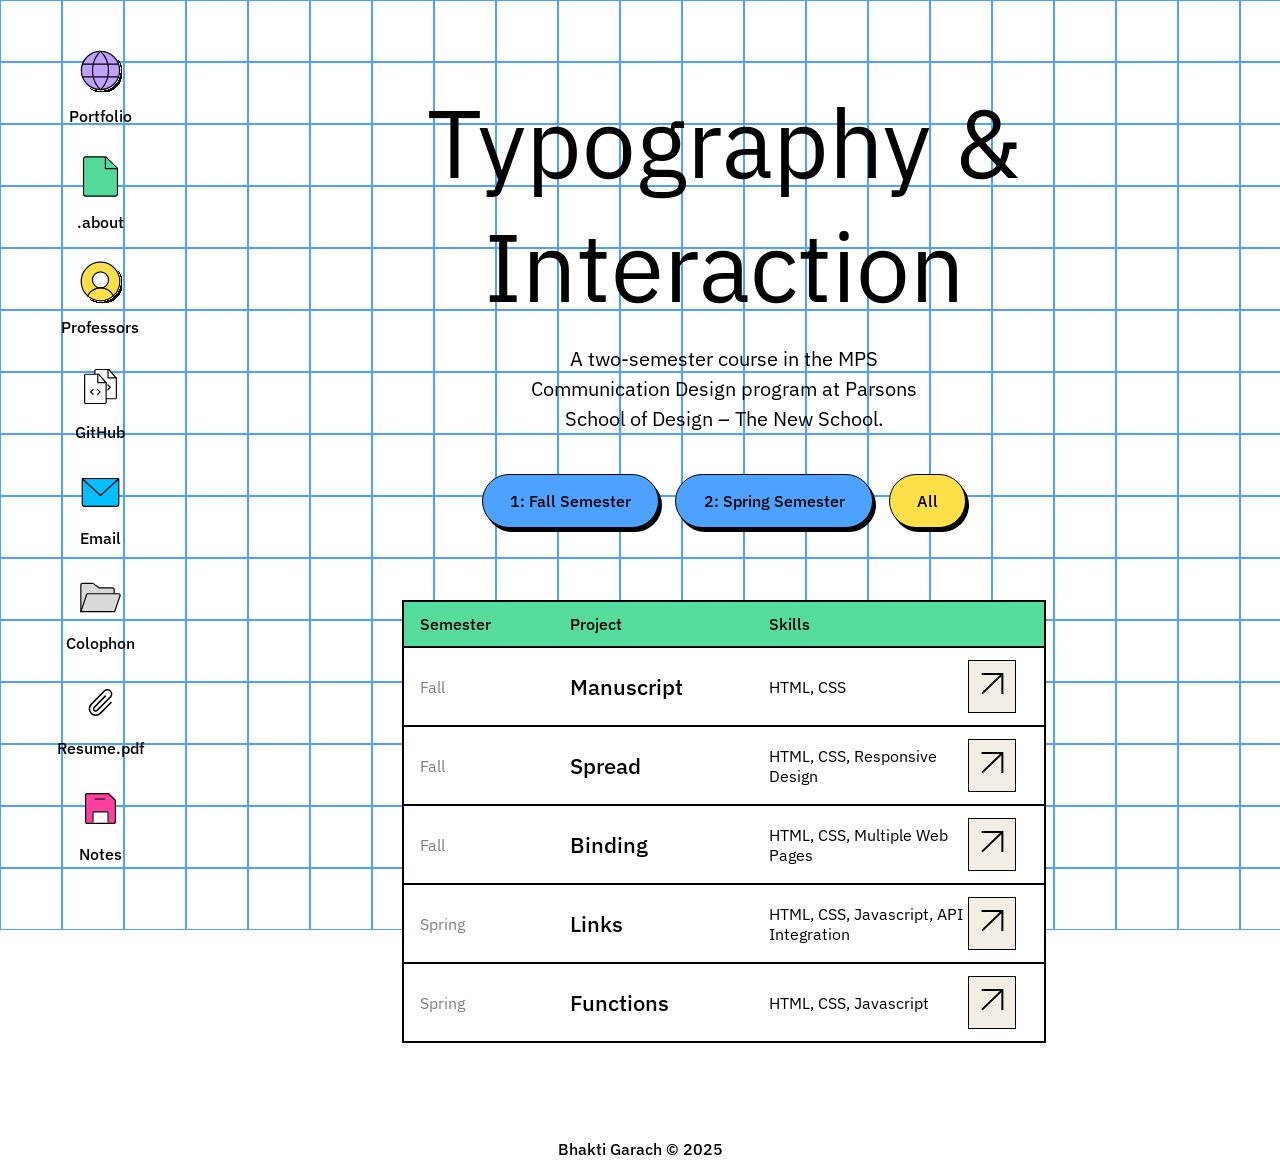
<file: index.html>
<!DOCTYPE html>
<html lang="en">
<head>
  <meta charset="UTF-8" />
  <meta name="viewport" content="width=device-width, initial-scale=1.0"/>
  <title>Bhakti Garach | Typography & Interaction</title>
  <link href="assets/reset.css" rel="stylesheet">
  <link href="assets/style1.css" rel="stylesheet">
  <script defer src="assets/script.js"></script>
</head>
<body>
    <div id="grid-background"></div>
    <div class="layout-grid">
        <header>
            <a href="https://bhaktigarach.com/" target="_blank" class="header-link">
            <img src="assets/Portfolio.svg" alt="Portfolio Icon" width="24" height="24">
            <span>Portfolio</span>
            </a>
        
            <div class="header-link" data-modal="aboutModal">
            <img src="assets/About.svg" alt="About Icon" width="24" height="24">
            <span>.about</span>
            </div>
        
            <div class="header-link" data-modal="professorModal">
            <img src="assets/Professor.svg" alt="Professor Icon" width="24" height="24">
            <span>Professors</span>
            </div>
        
            <a href="https://github.com/Bhakti-Garach?tab=repositories" target="_blank" class="header-link">
            <img src="assets/Github.svg" alt="GitHub Icon" width="24" height="24">
            <span>GitHub</span>
            </a>
        
            <a href="mailto:bhaktigarach93@email.com" class="header-link">
            <img src="assets/Email.svg" alt="Email Icon" width="24" height="24">
            <span>Email</span>
            </a>
        
            <div class="header-link" data-modal="colophonModal">
            <img src="assets/Colophon.svg" alt="Colophon Icon" width="24" height="24">
            <span>Colophon</span>
            </div>
        
            <a href="https://drive.google.com/your-resume.pdf" target="_blank" class="header-link">
            <img src="assets/Resume.svg" alt="Resume Icon" width="24" height="24">
            <span>Resume.pdf</span>
            </a>
            
            <div class="header-link" data-modal="notesModal">
            <img src="assets/Notes.svg" alt="Notes Icon" width="24" height="24">
            <span>Notes</span>
            </div>
        </header>

        <!-- Modals -->
        <!-- ABOUT MODAL -->
        <div id="aboutModal" class="modal">
            <div class="modal-content">
            <div class="modal-header">
                <span class="modal-title">ABOUT</span>
                <span class="modal-close">×</span>
            </div>
            <div class="about-content">
                <p>
                Typography & Interaction, part of my MPS Communication Design program at Parsons, was designed to bridge visual design with technical execution. The class framework pushed us to think beyond layouts and type treatments, and to bring our ideas to life directly in the browser.
                </p>
            </div>
            </div>
        </div>
  

        <!-- PROFESSOR MODAL -->
        <div id="professorModal" class="modal">
            <div class="modal-content">
            <div class="modal-header">
                <span class="modal-title">PROFESSORS</span>
                <span class="modal-close">×</span>
            </div>
            <div class="professor-grid">
                <div class="professor-card">
                <img src="assets/Michael Fehrenbach.jpg" alt="Michael Fehrenbach" />
                <a href="https://www.linkedin.com/in/mfehrenbach/" target="_blank">Michael Fehrenbach</a>
                </div>
                <div class="professor-card">
                <img src="assets/Rijk van Zanten.jpg" alt="Rijk van Zanten" />
                <a href="https://www.linkedin.com/in/rijkvanzanten/" target="_blank">Rijk van Zanten</a>
                </div>
                <div class="professor-card">
                <img src="assets/Eric Li.jpg" alt="Eric Li" />
                <a href="https://www.linkedin.com/in/ericyoungli/" target="_blank">Eric Li</a>
                </div>
            </div>
            </div>
        </div>

        <!-- COLOPHON -->
        <div id="colophonModal" class="modal">
            <div class="modal-content">
                <div class="modal-header">
                    <span class="modal-title">COLOPHON</span>
                    <span class="modal-close">×</span>
                </div>
              <div class="colophon-modal">
                <div class="colophon-font">
                  <div class="font-preview">
                    <span class="font-sample">Aa</span>
                    <span class="font-name">IBM Plex Sans</span>
                  </div>
                  <div class="font-description">
                    <h2>Clean, modern aesthetic and high legibility</h2>
                    <p>
                      IBM Plex Sans balances geometric structure with humanist warmth. It complements the digital nature of this project while maintaining clarity across sizes and layouts. Its versatility made it an ideal choice for both interface elements and longer text.
                    </p>
                  </div>
                </div>
          
                <hr class="colophon-divider" />
          
                <div class="colophon-colors">
                  <div class="color-swatch" style="--swatch-color: #4DA2FF;"><span>#4DA2FF</span></div>
                  <div class="color-swatch" style="--swatch-color: #03BFFF;"><span>#03BFFF</span></div>
                  <div class="color-swatch" style="--swatch-color: #BFA1FF;"><span>#BFA1FF</span></div>
                  <div class="color-swatch" style="--swatch-color: #FF3F9F;"><span>#FF3F9F</span></div>
                  <div class="color-swatch" style="--swatch-color: #54D99A;"><span>#54D99A</span></div>
                  <div class="color-swatch" style="--swatch-color: #FFE048;"><span>#FFE048</span></div>
                  <div class="color-swatch" style="--swatch-color: #000000;"><span>#000000</span></div>
                  <div class="color-swatch" style="--swatch-color: #D9D9D9;"><span>#D9D9D9</span></div>
                  <div class="color-swatch" style="--swatch-color: #FFFFFF;"><span>#FFFFFF</span></div>
                  <div class="color-swatch" style="--swatch-color: #F2EEE4;"><span>#F2EEE4</span></div>
                </div>
              </div>
            </div>
          </div>
          
        <!-- <div id="notesModal" class="modal"><div class="modal-content"><span class="modal-close">×</span><p>Notes content here</p></div></div> -->


        <main>
            <article class="site-intro">
                <section>
                    <h1 class="site-headline">Typography & Interaction</h1>
                    <p class="site-subheadline">
                    A two-semester course in the MPS Communication Design program at Parsons School of Design – The New School.
                    </p>
                </section>
            </article>
            <article id="table">
                <section class="project-filter" aria-label="Filter projects by semester">
                    <button class="filter-button" data-filter="Fall">1: Fall Semester</button>
                    <button class="filter-button" data-filter="Spring">2: Spring Semester</button>
                    <button class="filter-button active" data-filter="All">All</button>
                </section>              
                <section class="project-list">
                    <ul>
                
                    <!-- Header Row (visible only in desktop) -->
                    <li class="project-header-row">
                        <span>Semester</span>
                        <span>Project</span>
                        <span>Skills</span>
                        <span></span>
                    </li>
                
                    <!-- Project Card -->
                    <li class="project-row" data-semester="fall">
                        <section class="project-info">
                        <div class="project-semester">Fall</div>
                        <div class="project-title">Manuscript</div>
                        <div class="project-skills">HTML, CSS</div>
                        </section>
                        <section class="project-link">
                            <a href="https://your-project-link.com" target="_blank" class="project-button" aria-label="View project">
                                <img src="assets/project link.svg" alt="" width="24" height="24" />
                            </a>
                        </section>
                    </li>

                    <li class="project-row" data-semester="fall">
                        <section class="project-info">
                        <div class="project-semester">Fall</div>
                        <div class="project-title">Spread</div>
                        <div class="project-skills">HTML, CSS, Responsive Design</div>
                        </section>
                        <section class="project-link">
                            <a href="https://your-project-link.com" target="_blank" class="project-button" aria-label="View project">
                                <img src="assets/project link.svg" alt="" width="24" height="24" />
                            </a>
                        </section>
                    </li>

                    <li class="project-row" data-semester="fall">
                        <section class="project-info">
                        <div class="project-semester">Fall</div>
                        <div class="project-title">Binding</div>
                        <div class="project-skills">HTML, CSS, Multiple Web Pages</div>
                        </section>
                        <section class="project-link">
                            <a href="https://your-project-link.com" target="_blank" class="project-button" aria-label="View project">
                                <img src="assets/project link.svg" alt="" width="24" height="24" />
                            </a>
                        </section>
                    </li>

                    <li class="project-row" data-semester="fall">
                        <section class="project-info">
                        <div class="project-semester">Spring</div>
                        <div class="project-title">Links</div>
                        <div class="project-skills">HTML, CSS, Javascript, API Integration</div>
                        </section>
                        <section class="project-link">
                            <a href="https://your-project-link.com" target="_blank" class="project-button" aria-label="View project">
                                <img src="assets/project link.svg" alt="" width="24" height="24" />
                            </a>
                        </section>
                    </li>

                    <li class="project-row" data-semester="fall">
                        <section class="project-info">
                        <div class="project-semester">Spring</div>
                        <div class="project-title">Functions</div>
                        <div class="project-skills">HTML, CSS, Javascript</div>
                        </section>
                        <section class="project-link">
                            <a href="https://your-project-link.com" target="_blank" class="project-button" aria-label="View project">
                                <img src="assets/project link.svg" alt="" width="24" height="24" />
                            </a>
                        </section>
                    </li>
                    </ul>
                </section> 
            </article>
        </main>

        
        <!-- <section id="events" data-theme-section="light" class="section u--theme-white"> -->

        <!-- </section> -->
    </div>
    
    <footer>
        <p>Bhakti Garach © 2025</p>
    </footer>
</body>
</html>
</file>
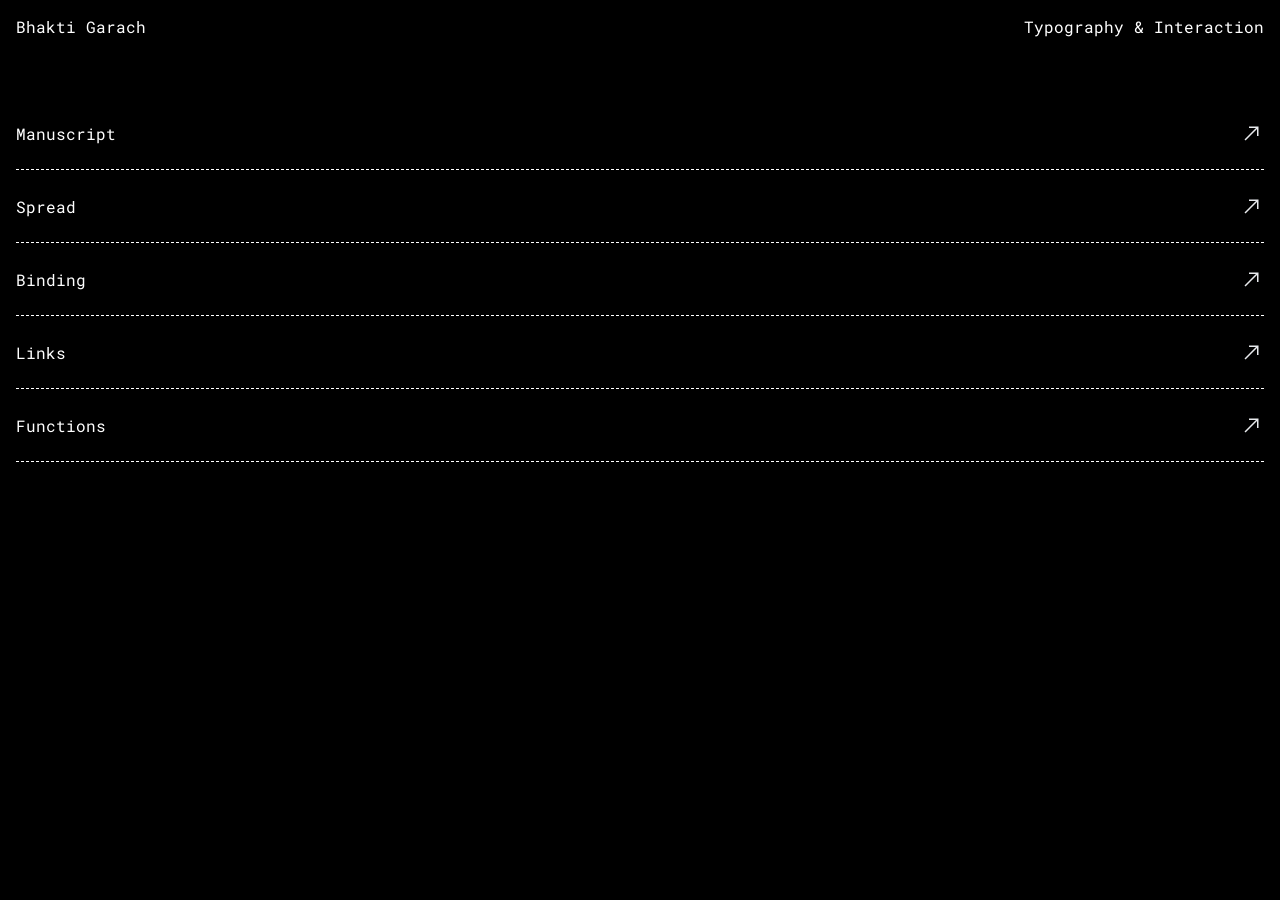
<file: new.html>
<!DOCTYPE html>
<html lang="en">
    <head>
        <meta name="viewport" content="width=device-width, initial-scale=1">
        <title>Typography & Interaction</title>
        <link href="assets/reset.css" rel="stylesheet">
        <link href="assets/style.css" rel="stylesheet">
    </head>
    <body>
        <header class="gutters">
            <h1>Bhakti Garach</h1>
            <h1>Typography & Interaction</h1>
        </header>
        <main>
            <ul>
                <li>
                    <a href="https://bhakti-garach.github.io/manuscript/">
                        Manuscript
                        <img src="/assets/arrow.svg" alt="arrow">
                    </a>
                </li>
                <li>
                    <a href="https://iirischang.github.io/spread/">
                        Spread
                        <img src="/assets/arrow.svg" alt="arrow">
                    </a>
                </li>
                <li>
                    <a href="https://bhakti-garach.github.io/binding/">
                        Binding
                        <img src="/assets/arrow.svg" alt="arrow">
                    </a>
                </li>
                <li>
                    <a href="https://bhakti-garach.github.io/links/">
                        Links
                        <img src="/assets/arrow.svg" alt="arrow">
                    </a>
                </li>
                <li>
                    <a href="https://bhakti-garach.github.io/functions/">
                        Functions
                        <img src="/assets/arrow.svg" alt="arrow">
                    </a>
                </li>
            </ul>
        </main>
    </body>
</html>
</file>
<file: assets/style1.css>
@import url('https://fonts.googleapis.com/css2?family=IBM+Plex+Sans:ital,wght@0,100..700;1,100..700&display=swap');


:root {
    --square-size: 62px;
    --border-color: #4da2ff;
    --hover-colors: #00bfff, #55db9c, #5c4ade;
    --transition-duration: 0.3s;

    --header-bg: #ffffff;
    --header-color: #000000;
    --link-hover-underline: underline;
    --header-gap: 1rem;
    --modal-bg: rgba(0, 0, 0, 0.7);
    --modal-content-bg: #ffffff;

    --font-family-base: 'IBM Plex Sans', sans-serif;

    /* Semantic font sizes */
    --font-size-header: 1rem;         /* ~16px - for menu */
    --font-size-headline: 3.5rem;     /* ~24px - for sections */
    --font-size-subheadline: 1.25rem; /* ~20px - for subsections */
    --font-size-paragraph: 1rem;      /* ~16px - for body text */
    --font-size-small: 0.875rem;      /* ~14px - for UI/labels */
    --font-size-project: 1.4rem;

    --font-weight-regular: 400;
    --font-weight-bold: 500;

    --line-height-base: 1.5;
    --letter-spacing: -4%;

    --filter-btn-default: #4DA2FF;
    --filter-btn-active: #FFE048;
    --filter-btn-text: #000000;
    --filter-btn-shadow: 3px 4px 0px black;


    --primary-text-color: black;
    --background-color: #F2EEE4;
    --background-color-2: #55db9c;

    /* Box modal (Colophon) */
  --modal-border-radius: 1rem;
  --modal-padding: 2rem;
  --modal-max-width: 600px;
  --modal-font-color: var(--primary-text-color);
  --modal-font-size: 1rem;
  --modal-heading-size: 1.25rem;
  --modal-subheading-size: 1.1rem;
  --modal-line: 1px solid var(--primary-text-color);


  }
  
  * {
    margin: 0;
    padding: 0;
    box-sizing: border-box;
  }
  
  html, body {
    height: 100%;
    width: 100%;
  }

  /* -------FONT STYLE---------- */

  h1 {
    font-family: var(--font-family-base);
    font-size: var(--font-size-headline);
    font-weight: var(--font-weight-regular);
    letter-spacing: var(--letter-spacing);
  }
  
  h2 {
    font-size: var(--font-size-headline);
    font-weight: var(--font-weight-bold);
  }
  
  h3 {
    font-size: var(--font-size-subheadline);
    font-weight: var(--font-weight-regular);
  }
  
  p {
    font-family: var(--font-family-base);
    font-size: var(--font-size-paragraph);
    font-weight: var(--font-weight-bold);
    letter-spacing: var(--letter-spacing);
    
  }
  
  small, .caption, .label {
    font-size: var(--font-size-small);
  }


  /* -------HEADER STYLE---------- */

  header {
    display: grid;
    grid-template-columns: repeat(4, 1fr);
    grid-template-rows: repeat(2, auto);
    grid-row-gap: 1rem;
    padding: 1rem;
    justify-items: center;
    z-index: 10;
    position: relative;
  }
  
  .header-link {
    display: flex;
    flex-direction: column;
    align-items: center;
    text-align: center;
    cursor: pointer;
    text-decoration: none;
    color: inherit;
  }
  
  .header-link span {
    font-family: var(--font-family-base);
    font-size: var(--font-size-header);
    font-weight: var(--font-weight-bold);
    text-decoration: none;
  }
  
  .header-link:hover span {
    text-decoration: var(--link-hover-underline) 0.3s;
  }
  
  .header-link img {
    width: 55px;
    height: 55px;
    display: block;
  }
  
  
  @media (min-width: 1280px) {
    header {
      position: fixed;
      top: 0;
      left: 0;
      height: 100vh;
      width: 200px;
      display: flex;
      flex-direction: column;
      align-items: center;
      justify-content: flex-start;
      padding-top: 2rem;
      gap: 0rem;
    }
  
    .header-link {
      flex-direction: column;
      align-items: center;
      justify-content: center;
      padding: 0.7rem 0;
      width: 100%;
    }
  
    .header-link span {
      margin-top: 0.5rem;
      font-size: 1rem;
    }
  }
   
  
  /* Modal Styles */

    /* -------COLOPHON BOX MODAL---------- */

  .modal {
    display: none;
    position: fixed;
    z-index: 999;
    top: 0; left: 0;
    width: 100vw; height: 100vh;
    background: var(--modal-bg);
    justify-content: center;
    align-items: center;
  }
  
  .modal-content {
    background: var(--modal-content-bg);
    /* padding: var(--modal-padding); */
    max-width: var(--modal-max-width);
    width: 90%;
    border-radius: var(--modal-border-radius);
    position: relative;
    color: var(--modal-font-color);
    font-size: var(--modal-font-size);
  }
  
  
  .modal-close {
    position: absolute;
    top: 1rem;
    right: 1rem;
    cursor: pointer;
  }


  .modal-content h2 {
    font-size: var(--modal-heading-size);
    font-weight: var(--font-weight-bold);
  }
  
  .modal-content h3 {
    font-size: var(--modal-subheading-size);
    font-weight: var(--font-weight-regular);
  }
  
  .modal-content hr {
    border: none;
    border-top: var(--modal-line);
    margin: 1.5rem;
  }

  
  .colophon-container {
    font-family: var(--font-family-base);
    display: flex;
    flex-direction: column;
    gap: 1.5rem;
  }
  
  .colophon-font {
    display: flex;
    flex-direction: column;
    gap: 1rem;
    padding: 1rem;
  }
  
  .font-preview {
    border: 1px solid black;
    border-radius: 12px;
    padding: 1rem 1.5rem;
    display: grid;
    text-align: center;
    width: fit-content;
  }
  
  .font-sample {
    font-family: var(--font-family-base);
    font-size: 3.5rem;
    line-height: 1;
  }
  
  .font-name {
    font-family: var(--font-family-base);
    font-size: var(--font-size-paragraph);
    font-weight: var(--font-weight-bold);
  }
  
  .font-description h2 {
    font-family: var(--font-family-base);
    font-size: var(--font-size-subheadline);
    font-weight: var(--font-weight-bold);
    padding: 1.5rem 0;
  }
  
  .font-description p {
    font-size: var(--font-size-paragraph);
    line-height: var(--line-height-base);
    font-weight: var(--font-weight-regular);
    padding-top: 1rem 1rem 0;
  }
  
  .colophon-colors {
    display: grid;
    grid-template-columns: repeat(auto-fit, minmax(72px, 1fr));
    gap: 1rem;
    justify-items: center;
    padding: 1rem 1rem 2rem 1rem;
  }
  
  .color-circle {
    display: flex;
    flex-direction: column;
    align-items: center;
    gap: 0.3rem;
  }
  
  .color-circle::before {
    content: '';
    width: 48px;
    height: 48px;
    border-radius: 50%;
    background-color: var(--circle-color);
    border: 1px solid black;
  }
  
  .color-circle span {
    font-size: var(--font-size-small);
  }
  

  .modal-header {
    background-color: black;
    color: white;
    padding: 1rem 1.5rem;
    display: flex;
    justify-content: space-between;
    align-items: center;
    border-top-left-radius: var(--modal-border-radius);
    border-top-right-radius: var(--modal-border-radius);
    font-weight: var(--font-weight-bold);
    font-size: var(--font-size-header);
  }
  
  .modal-title {
    font-family: var(--font-family-base);
    text-transform: uppercase;
    letter-spacing: 0.5px;
  }
  
  .modal-close {
    color: white;
    font-size: 1.2rem;
  }
  
  .color-swatch {
    display: flex;
    flex-direction: column;
    align-items: center;
    font-family: var(--font-family-base);
    font-size: var(--font-size-small);
    font-weight: var(--font-weight-bold);
  }
  
  .color-swatch::before {
    content: '';
    display: block;
    width: 48px;
    height: 48px;
    border-radius: 50%;
    background-color: var(--swatch-color);
    border: 1px solid black;
    margin-bottom: 0.4rem;
  }
  


  /* Desktop layout */
  @media (min-width: 768px) {
    .colophon-font {
      flex-direction: row;
      align-items: center;
      padding: 2rem 1rem 0;
    }
  
    .font-description {
      padding-left: 1.5rem;
    }
  }

  /* -------PROFESSOR BOX MODAL---------- */

  .professor-grid {
    display: grid;
    grid-template-columns: repeat(2, 1fr);
    gap: 2rem;
    padding: 2rem 1.5rem;
    text-align: center;
  }
  
  .professor-card {
    display: flex;
    flex-direction: column;
    align-items: center;
  }
  
  .professor-card img {
    width: 96px;
    height: 96px;
    border-radius: 50%;
    object-fit: cover;
    border: 1px solid black;
    display: block;
    overflow: hidden;
  }
  
  .professor-card a {
    font-family: var(--font-family-base);
    font-size: var(--font-size-small);
    font-weight: var(--font-weight-bold);
    text-decoration: underline;
    color: var(--primary-text-color);
    padding: 1rem 0;
  }
  
  @media (min-width: 768px) {
    .professor-grid {
      grid-template-columns: repeat(3, 1fr);
    }
  }


  /* ABOUT BOX MODAL */
  .about-content {
    padding: 2rem 1.5rem;
    font-family: var(--font-family-base);
    font-size: var(--font-size-paragraph);
    line-height: var(--line-height-base);
  }

  .modal-header {
    background-color: black;
    color: white;
    padding: 1rem 1.5rem;
    border-top-left-radius: 8px;
    border-top-right-radius: 8px;
    display: flex;
    justify-content: space-between;
    align-items: center;
  }
  
  .modal-title {
    font-family: var(--font-family-base);
    font-size: var(--font-size-header);
    font-weight: var(--font-weight-bold);
    letter-spacing: 0.05rem;
  }
  
  .modal-close {
    cursor: pointer;
    font-size: 1.25rem;
    font-weight: bold;
  }
  
  
  

  /* -------BACKGROUND---------- */
  
  section#events {
    position: relative;
    z-index: 1; /* lower than header (10) but higher than background (0) */
    width: 100vw;
    height: 100vh;
    background: white;
    overflow: hidden;
  }
  
  /* #grid-background {
    position: absolute;
    top: 0;
    left: 0;
    display: grid;
    width: 100%;
    height: 100%;
    z-index: 0;
    pointer-events: none;
  }
  
  .grid-square {
    border: 0.9px solid var(--border-color);
    aspect-ratio: 1 / 1;
    width: 100%;
    transition: background-color var(--transition-duration) ease;
  } */

  /* REVISED */

  .layout-grid {
    position: relative;
    z-index: 1;
    display: flex;
    flex-direction: column;
    /* min-height: 100vh; */
  }

  main {
    padding-top: 2rem;
    text-align: center;
    position: relative;
    z-index: 10;
  }
  
  .site-headline {
    font-size: var(--font-size-headline);
    font-weight: var(--font-weight-regular);
    letter-spacing: var(--letter-spacing);
  }
  
  .site-subheadline {
    font-size: var(--font-size-subheadline);
    font-weight: var(--font-weight-regular);
    line-height: var(--line-height-base);
    margin: 0 auto;
  }
  


/* Desktop grid layout */
@media (min-width: 1280px) {
    .layout-grid {
      display: grid;
      grid-template-columns: 200px 1fr;
      grid-template-rows: auto 1fr;
      min-height: 100vh;
    }
  
    header {
      grid-column: 1 / 2;
      grid-row: 1 / 3;
      position: fixed;
      top: 0;
      left: 0;
      height: 100vh;
      width: 200px;
    }
  
    main {
      grid-column: 2 / 3;
      grid-row: 1 / 3;
      padding: 3rem;
    }
  
    .site-intro {
      padding-top: 0;
      margin-left: 0;
      padding-right: 2rem;
    }
  
    #table {
      padding-right: 2rem;
    }
  }



  /* -------INTRO---------- */

  .site-intro {
    padding-top: 2rem;
    text-align: center;
  }
  
  .site-headline {
    font-size: var(--font-size-headline);
    font-weight: var(--font-weight-regular);
    letter-spacing: var(--letter-spacing);
    margin-bottom: 1rem;
  }
  
  .site-subheadline {
    font-size: var(--font-size-subheadline);
    font-weight: var(--font-weight-regular);
    line-height: var(--line-height-base);
  }

  
  @media (min-width: 1280px) {
    /* .site-intro {
      margin-left: 200px;
      padding: 2rem 3rem;
    } */
  
    .site-headline {
      font-size: 6rem;
    }
  
    .site-subheadline {
      max-width: 45%;
    }
  }

 /* -------PROJECT FILTER---------- */

  .project-filter {
    display: flex;
    justify-content: center;
    gap: 1rem;
    margin-top: 1.5rem;
    margin-bottom: 1.5rem;
    padding: 1rem;
  }
  
  .filter-button {
    font-family: var(--font-family-base);
    font-size: var(--font-size-header);
    font-weight: var(--font-weight-bold);
    background-color: var(--filter-btn-default);
    color: var(--filter-btn-text);
    border: 1.5px solid black;
    padding: 1rem 1.7rem;
    border-radius: 50px;
    cursor: pointer;
    box-shadow: var(--filter-btn-shadow);
    transition: background-color 0.3s ease;
  }
  
  .filter-button.active {
    background-color: var(--filter-btn-active);
  }
  
  .filter-button:hover {
    background: var(--filter-btn-active);
  }



 /* -------PROJECT LIST---------- */

 .project-list {
    display: flex;
    flex-direction: column;
    padding: 2rem 1rem;
    gap: 1rem;
  }
  
  .project-header-row {
    display: none; /* hidden on mobile */
  }
  
  .project-row {
    display: flex;
    justify-content: space-between;
    align-items: center;
    padding: 1rem;
    border: 1px solid black;
    background: white;
  }
  
  .project-info {
    display: flex;
    flex-direction: column;
    gap: 0.25rem;
    flex: 1;
    text-align: left;
  }
  
  .project-semester {
    font-family: var(--font-family-base);
    font-size: var(--font-size-header);
    color: gray;
  }
  
  .project-title {
    font-family: var(--font-family-base);
    font-weight: var(--font-weight-bold);
    font-size: var(--font-size-project);
  }
  
  .project-skills {
    font-family: var(--font-family-base);
    font-size: var(--font-size-header);
    color: var(--primary-text-color);
  }
  
  .project-link {
    flex-shrink: 0;
  }
  
  .project-button {
    background: var(--background-color);
    border: 1px solid black;
    font-size: 1.25rem;
    padding: 0.5rem;
    cursor: pointer;
  }
  
  /* Desktop layout */
  @media (min-width: 1280px) {

    .project-list {
        display: flex;
        margin: 0;
      }

    .project-list ul {
      width: 70%;
      display: grid;
      grid-template-columns: 1fr;
      gap: 0;
      border: black solid 1px;
      margin: 0 auto;
    }
    
  
    .project-header-row {
      display: grid;
      grid-template-columns: 150px 1fr 1fr 60px;
      font-family: var(--font-family-base);
      font-weight: var(--font-weight-bold);
      text-align: left;
      background-color: var(--background-color-2);
      padding: 0.75rem 1rem;
      border: 1px solid black;
    }
  
    .project-row {
      display: grid;
      grid-template-columns: 150px 1fr 1fr 60px;
      padding: 0.75rem 1rem;
      border: none;
      border: 1px solid black;
      text-align: left;
    }
  
    .project-info {
      display: contents;
    }
  
    .project-link {
      display: flex;
      text-align: left;
    }
  
    .project-button {
      font-size: 1.25rem;
      background: var(--background-color);
      border: 1.5px solid black;
    }

  
}

.hidden {
    display: none !important;
  }
  
  /* -------FOOTER---------- */

  footer {
    padding: 1rem;
    text-align: center;
    position: relative;
    z-index: 10;
  }


  #grid-background {
    position: fixed;
    top: 0;
    left: 0;
    width: 100vw;
    height: 100vh;
    display: grid;
    z-index: 1;
    pointer-events: auto;
  }

.grid-square {
  border: 0.9px solid var(--border-color);
  width: var(--square-size);
  height: var(--square-size);
  transition: background-color var(--transition-duration) ease;
}
</file>
<file: assets/style.css>
@import url('https://fonts.googleapis.com/css2?family=Roboto+Mono:ital,wght@0,100..700;1,100..700&display=swap');

:root {
    --spacing: 1rem;
    --base-size: 12px;
    --gutter-size: calc(2 * var(--spacing));

    --color--primary: black;
    --color--secondary: white;
    --color--background: tomato;

    font-size: var(--spacing);
    --font-family: 'Roboto Mono';
}

@media (min-width: 600px) {
    :root {
        --base-size: 20px;
        --gutter-size: calc(3 * var(--base-size));
    }
}

body {
    background-color: var(--color--primary);
    height: 100svh;
    padding-left: var(--spacing);
    padding-right: var(--spacing);
    padding-top: var(--spacing);
    font-family: var(--font-family);
}

header {
    display: flex;
	justify-content: space-between;
	align-items: top;
    padding-bottom: var(--gutter-size);
}

h1 {
	font-size: 1em;
	color: white;
}

a {
	border-bottom: 1px dashed var(--color--secondary);
	display: flex;
	justify-content: space-between;
	align-items: center;
	padding: 1.5em 0 1.5em 0;

	font-size: 1em;
	color: var(--color--secondary);
}

a:hover {
	color: #c3ff00;
}

/* #main-content{
    block-size: 75vh;
    padding-top: var(--base-size);
    padding-bottom: calc(5 * var(--base-size));
} */
</file>
